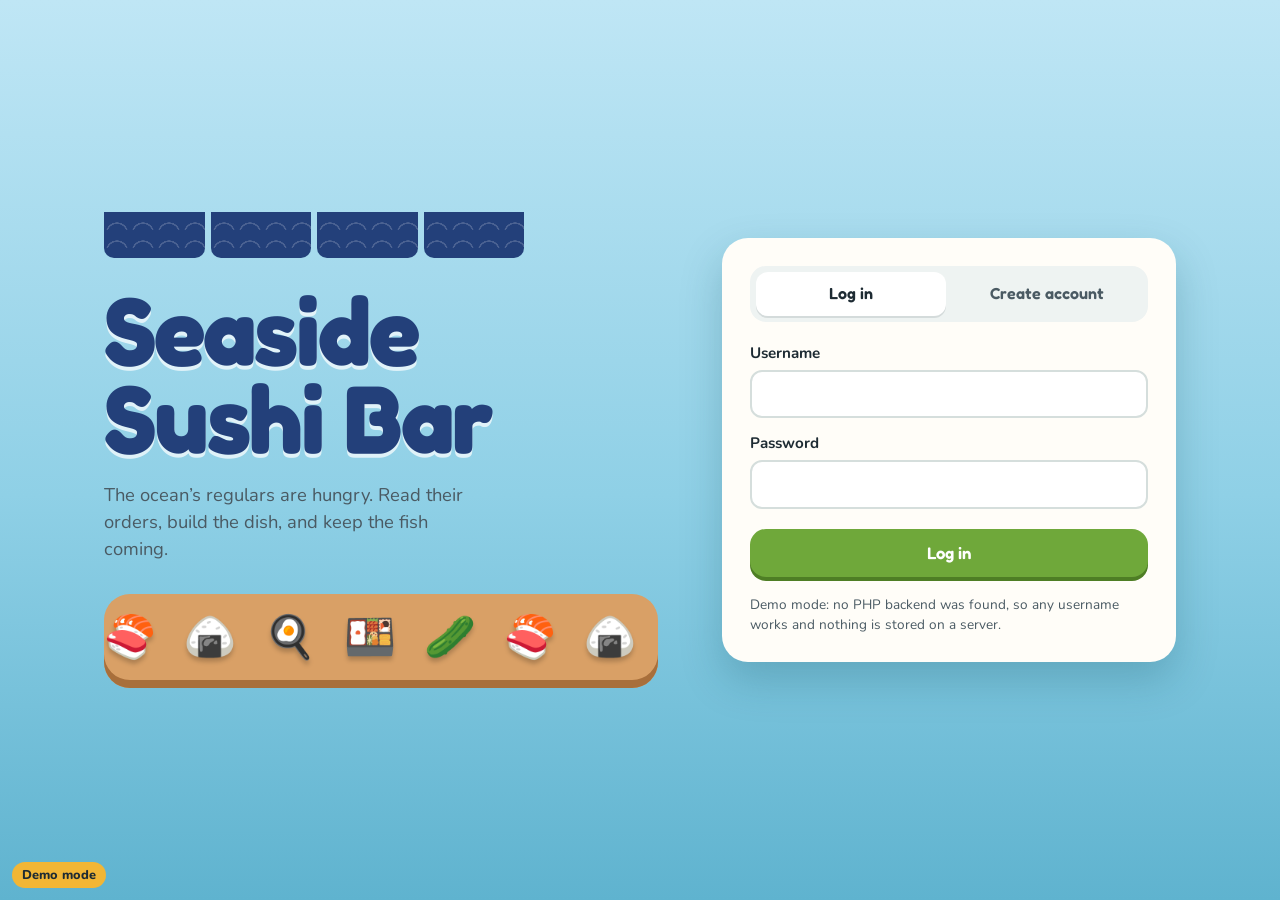
<file: sushi-bar-frontend-test/sushi-bar-ORIGINAL-backup/index.html>
<!DOCTYPE html>
<html lang="en">
<head>
  <meta charset="utf-8">
  <meta name="viewport" content="width=device-width, initial-scale=1">
  <title>Seaside Sushi Bar · Log in</title>
  <link rel="preconnect" href="https://fonts.googleapis.com">
  <link rel="preconnect" href="https://fonts.gstatic.com" crossorigin>
  <link href="https://fonts.googleapis.com/css2?family=Fredoka:wght@500;600;700&family=Nunito:wght@400;600;700;800&display=swap" rel="stylesheet">
  <link rel="stylesheet" href="css/style.css">
</head>
<body class="page-auth">
  <main class="auth">
    <section class="auth-hero">
      <div class="noren noren-hero" aria-hidden="true"><span></span><span></span><span></span><span></span></div>
      <h1 class="brand-title">Seaside<br>Sushi Bar</h1>
      <p class="auth-tagline">The ocean’s regulars are hungry. Read their orders, build the dish, and keep the fish coming.</p>
      <div class="conveyor" aria-hidden="true">
        <div class="conveyor-track">
          <span>🍣</span><span>🍙</span><span>🍳</span><span>🍱</span><span>🥒</span><span>🍣</span><span>🍙</span><span>🍳</span>
          <span>🍣</span><span>🍙</span><span>🍳</span><span>🍱</span><span>🥒</span><span>🍣</span><span>🍙</span><span>🍳</span>
        </div>
      </div>
    </section>

    <section class="auth-card" aria-label="Account">
      <div class="tabs" role="tablist">
        <button role="tab" type="button" data-tab="login" aria-controls="login-form" aria-selected="true">Log in</button>
        <button role="tab" type="button" data-tab="signup" aria-controls="signup-form" aria-selected="false">Create account</button>
      </div>

      <p id="auth-error" class="form-error" role="alert" hidden></p>

      <form id="login-form" class="form" autocomplete="on">
        <label>Username <input name="username" required autocomplete="username" maxlength="30"></label>
        <label>Password <input name="password" type="password" required autocomplete="current-password"></label>
        <button class="btn btn-primary" type="submit">Log in</button>
      </form>

      <form id="signup-form" class="form" hidden autocomplete="on">
        <label>Username <input name="username" required autocomplete="username" maxlength="30" pattern="[A-Za-z0-9_]{3,30}" title="3–30 letters, numbers or underscores"></label>
        <label>Email <span class="hint">Only used to reset your password</span><input name="email" type="email" required autocomplete="email"></label>
        <label>Password <span class="hint">At least 8 characters</span><input name="password" type="password" required minlength="8" autocomplete="new-password"></label>
        <label>Confirm password <input name="confirm" type="password" required autocomplete="new-password"></label>
        <button class="btn btn-primary" type="submit">Create account</button>
      </form>

      <p id="demo-note" class="demo-note" hidden>Demo mode: no PHP backend was found, so any username works and nothing is stored on a server.</p>
    </section>
  </main>
  <div id="demo-badge" class="demo-badge" hidden>Demo mode</div>
  <script type="module" src="js/auth-page.js"></script>
</body>
</html>
</file>
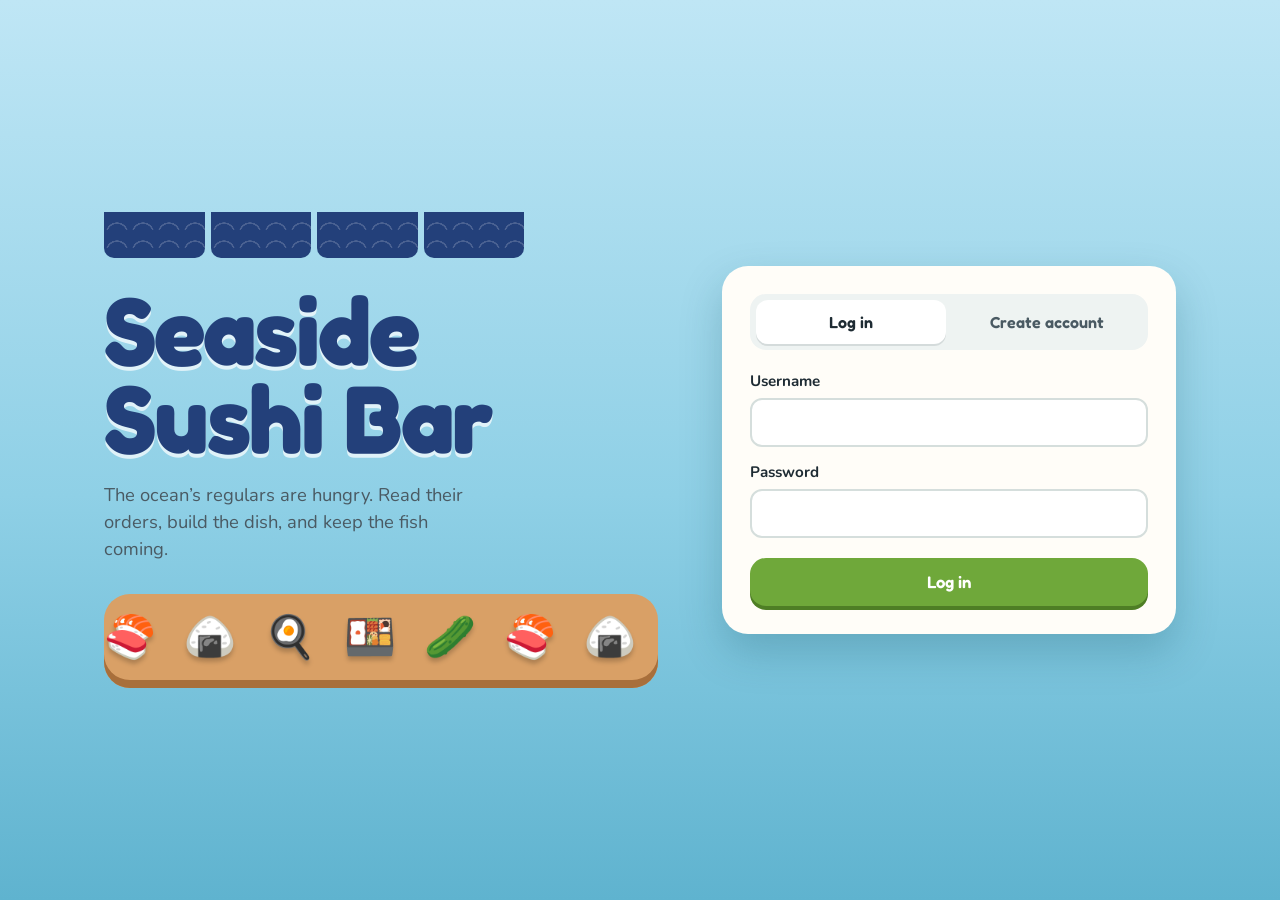
<file: sushi-bar-frontend-test/sushi-bar/index.html>
<!DOCTYPE html>
<html lang="en">
<head>
  <meta charset="utf-8">
  <meta name="viewport" content="width=device-width, initial-scale=1">
  <title>Seaside Sushi Bar · Log in</title>
  <link rel="preconnect" href="https://fonts.googleapis.com">
  <link rel="preconnect" href="https://fonts.gstatic.com" crossorigin>
  <link href="https://fonts.googleapis.com/css2?family=Fredoka:wght@500;600;700&family=Nunito:wght@400;600;700;800&display=swap" rel="stylesheet">
  <link rel="stylesheet" href="css/style.css">
</head>
<body class="page-auth">
  <main class="auth">
    <section class="auth-hero">
      <div class="noren noren-hero" aria-hidden="true"><span></span><span></span><span></span><span></span></div>
      <h1 class="brand-title">Seaside<br>Sushi Bar</h1>
      <p class="auth-tagline">The ocean’s regulars are hungry. Read their orders, build the dish, and keep the fish coming.</p>
      <div class="conveyor" aria-hidden="true">
        <div class="conveyor-track">
          <span>🍣</span><span>🍙</span><span>🍳</span><span>🍱</span><span>🥒</span><span>🍣</span><span>🍙</span><span>🍳</span>
          <span>🍣</span><span>🍙</span><span>🍳</span><span>🍱</span><span>🥒</span><span>🍣</span><span>🍙</span><span>🍳</span>
        </div>
      </div>
    </section>

    <section class="auth-card" aria-label="Account">
      <div class="tabs" role="tablist">
        <button id="show-login" role="tab" type="button" aria-controls="login-form" aria-selected="true">Log in</button>
        <button id="show-signup" role="tab" type="button" aria-controls="signup-form" aria-selected="false">Create account</button>
      </div>

      <p id="auth-error" class="form-error" role="alert" hidden></p>

      <form id="login-form" class="form" autocomplete="on">
        <label>Username <input name="username" required autocomplete="username" maxlength="30"></label>
        <label>Password <input name="password" type="password" required autocomplete="current-password"></label>
        <button class="btn btn-primary" type="submit">Log in</button>
      </form>

      <form id="signup-form" class="form" hidden autocomplete="on">
        <label>Username <span class="hint">3 to 30 characters</span><input name="username" required autocomplete="username" minlength="3" maxlength="30"></label>
        <label>Email <input name="email" type="email" required autocomplete="email"></label>
        <label>Password <span class="hint">At least 8 characters</span><input name="password" type="password" required minlength="8" autocomplete="new-password"></label>
        <label>Confirm password <input name="confirm" type="password" required autocomplete="new-password"></label>
        <button class="btn btn-primary" type="submit">Create account</button>
      </form>
    </section>
  </main>
  <script type="module" src="js/auth-page.js"></script>
</body>
</html>
</file>
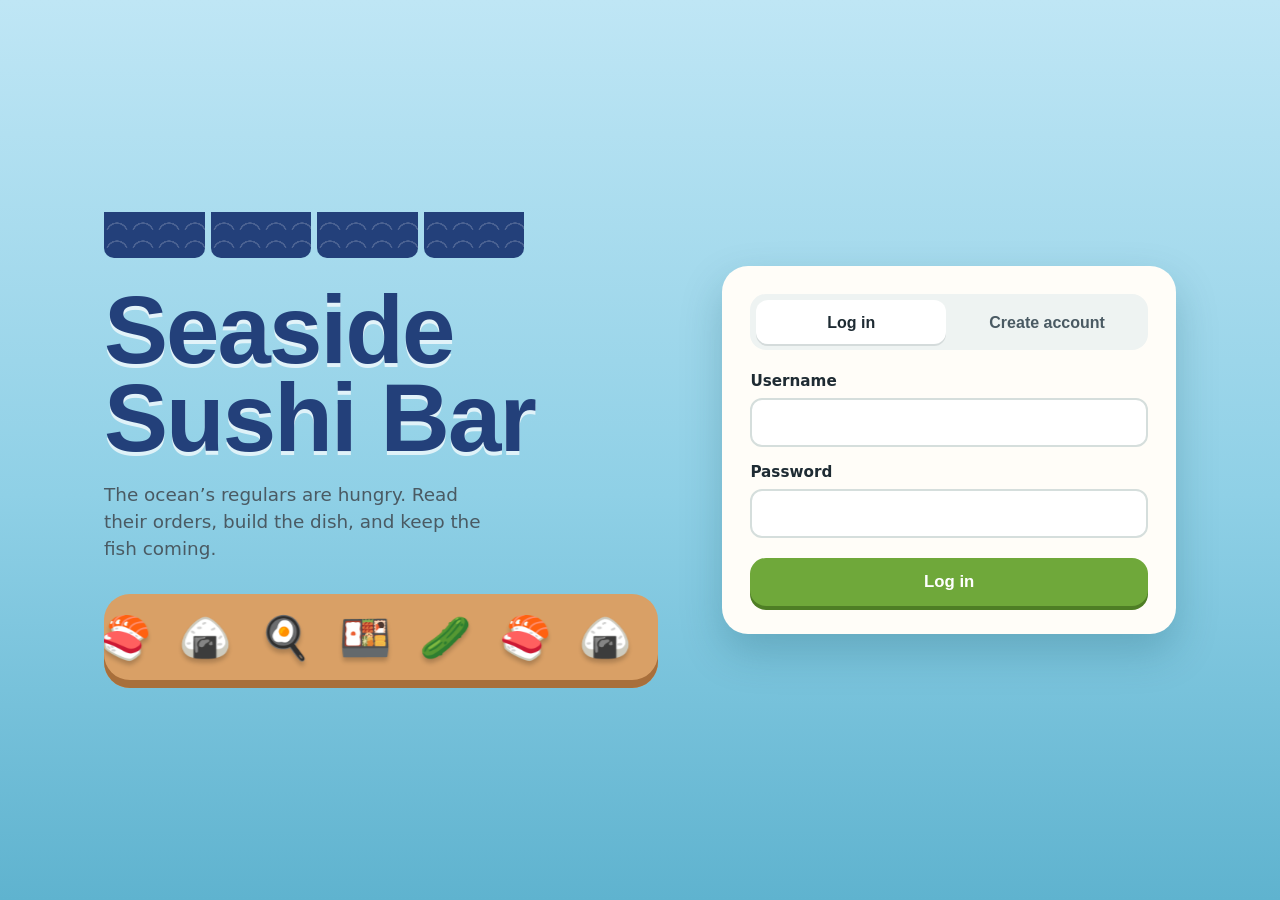
<file: sushi-bar-frontend-test/sushi-bar-ORIGINAL-backup/game.html>
<!DOCTYPE html>
<html lang="en">
<head>
  <meta charset="utf-8">
  <meta name="viewport" content="width=device-width, initial-scale=1">
  <title>Seaside Sushi Bar</title>
  <link rel="preconnect" href="https://fonts.googleapis.com">
  <link rel="preconnect" href="https://fonts.gstatic.com" crossorigin>
  <link href="https://fonts.googleapis.com/css2?family=Fredoka:wght@500;600;700&family=Nunito:wght@400;600;700;800&display=swap" rel="stylesheet">
  <link rel="stylesheet" href="css/style.css">
</head>
<body class="page-game">
  <header class="shop-top">
    <div class="noren" aria-hidden="true"><span></span><span></span><span></span><span></span><span></span><span></span></div>
    <div class="hud">
      <div class="hud-brand">Seaside Sushi Bar</div>

      <div class="hud-day">
        <span id="day-label">Day 1</span>
        <div class="timebar" role="progressbar" aria-label="Time left today"><div id="time-fill"></div></div>
        <span id="time-left" class="time-left">75s</span>
      </div>

      <div class="hud-stats">
        <span id="hearts" class="hearts" aria-label="3 hearts left"></span>
        <span class="chip"><i class="coin" aria-hidden="true"></i><b id="coins">0</b><span class="sr-only">coins</span></span>
        <span id="fish-chip" class="chip"><span aria-hidden="true">🐟</span><b id="fish">0</b><span class="sr-only">fish in stock</span></span>
      </div>

      <div class="hud-actions">
        <button id="pause-btn" class="btn btn-small" type="button">Pause</button>
        <a class="btn btn-small btn-quiet" href="leaderboard.html">Leaderboard</a>
        <span class="hud-user"><span id="username"></span><button id="logout-btn" class="link-btn" type="button">Log out</button></span>
      </div>
    </div>
  </header>

  <main class="restaurant">
    <section class="bar" aria-label="Customers">
      <div id="seats" class="seats"></div>
      <div class="counter-top" aria-hidden="true"></div>
    </section>

    <section class="kitchen" aria-label="Kitchen">
      <div class="board">
        <div class="plate-area">
          <div id="plate" class="plate" aria-live="polite"></div>
          <button id="clear-btn" class="btn btn-small btn-quiet" type="button">Clear plate <span class="key">X</span></button>
        </div>
        <div id="ingredients" class="ingredients"></div>
      </div>

      <aside class="recipe-card" aria-label="Recipes">
        <h2>Today’s menu</h2>
        <ul id="recipe-list" class="recipe-list"></ul>
        <div class="restock">
          <button id="emergency-btn" class="btn btn-sea" type="button">Order more fish</button>
          <span id="emergency-left" class="restock-left">2 left today</span>
        </div>
      </aside>
    </section>
  </main>

  <div id="toast" class="toast" role="status" aria-live="polite"></div>

  <!-- Start screen -->
  <div id="overlay-start" class="overlay" hidden>
    <div class="modal">
      <h2 class="modal-title">Ready to open the bar?</h2>
      <ol class="how-to">
        <li>Each morning, count the fish delivery crate to stock up.</li>
        <li>Read a customer’s order, tap the ingredients, then press Serve.</li>
        <li>Wrong dishes and customers who give up waiting cost a heart.</li>
        <li>Out of fish? Order a delivery. Out of hearts? You get one last crate to win a heart back.</li>
      </ol>
      <p class="keys-help">Keys: <span class="key">1</span>–<span class="key">5</span> ingredients · <span class="key">Q</span> <span class="key">W</span> <span class="key">E</span> serve · <span class="key">X</span> clear · <span class="key">P</span> pause</p>
      <button id="start-btn" class="btn btn-primary btn-big" type="button">Open the sushi bar</button>
    </div>
  </div>

  <!-- Fish API delivery puzzle -->
  <div id="overlay-delivery" class="overlay" hidden>
    <div class="modal modal-delivery" role="dialog" aria-modal="true" aria-labelledby="delivery-title">
      <div class="delivery-head">
        <div>
          <h2 id="delivery-title" class="modal-title" data-title></h2>
          <p data-intro></p>
        </div>
        <span class="delivery-timer" data-timer></span>
      </div>
      <div class="crate">
        <p class="crate-loading" data-loading>Opening the crate…</p>
        <img data-image alt="The crate from the Fish Game API: fish and treasure chests to count" hidden>
      </div>
      <p class="delivery-question" data-question></p>
      <div class="delivery-options" data-options></div>
      <p class="delivery-result" data-result hidden></p>
      <button class="btn btn-primary" type="button" data-continue hidden>Continue</button>
    </div>
  </div>

  <!-- Pause -->
  <div id="overlay-pause" class="overlay" hidden>
    <div class="modal modal-small">
      <h2 class="modal-title">Paused</h2>
      <p>Customers will wait for you.</p>
      <button id="resume-btn" class="btn btn-primary" type="button">Resume</button>
    </div>
  </div>

  <!-- End of day -->
  <div id="overlay-day" class="overlay" hidden>
    <div class="modal">
      <h2 id="day-end-title" class="modal-title">Day 1 is over</h2>
      <dl id="day-end-stats" class="stats"></dl>
      <p id="day-end-save" class="save-status"></p>
      <div class="modal-actions">
        <button id="next-day-btn" class="btn btn-primary" type="button">Start the next day</button>
        <button id="quit-btn" class="btn btn-quiet" type="button">Save and quit</button>
      </div>
    </div>
  </div>

  <!-- Game over -->
  <div id="overlay-over" class="overlay" hidden>
    <div class="modal">
      <h2 class="modal-title">The sushi bar is closed</h2>
      <p class="final-score"><span id="over-score">0</span> coins</p>
      <p id="over-day"></p>
      <dl id="over-stats" class="stats"></dl>
      <p id="over-save" class="save-status"></p>
      <div class="modal-actions">
        <button id="play-again-btn" class="btn btn-primary" type="button">Play again</button>
        <a class="btn btn-quiet" href="leaderboard.html">See the leaderboard</a>
      </div>
    </div>
  </div>

  <div id="demo-badge" class="demo-badge" hidden>Demo mode</div>
  <script type="module" src="js/game-main.js"></script>
</body>
</html>
</file>
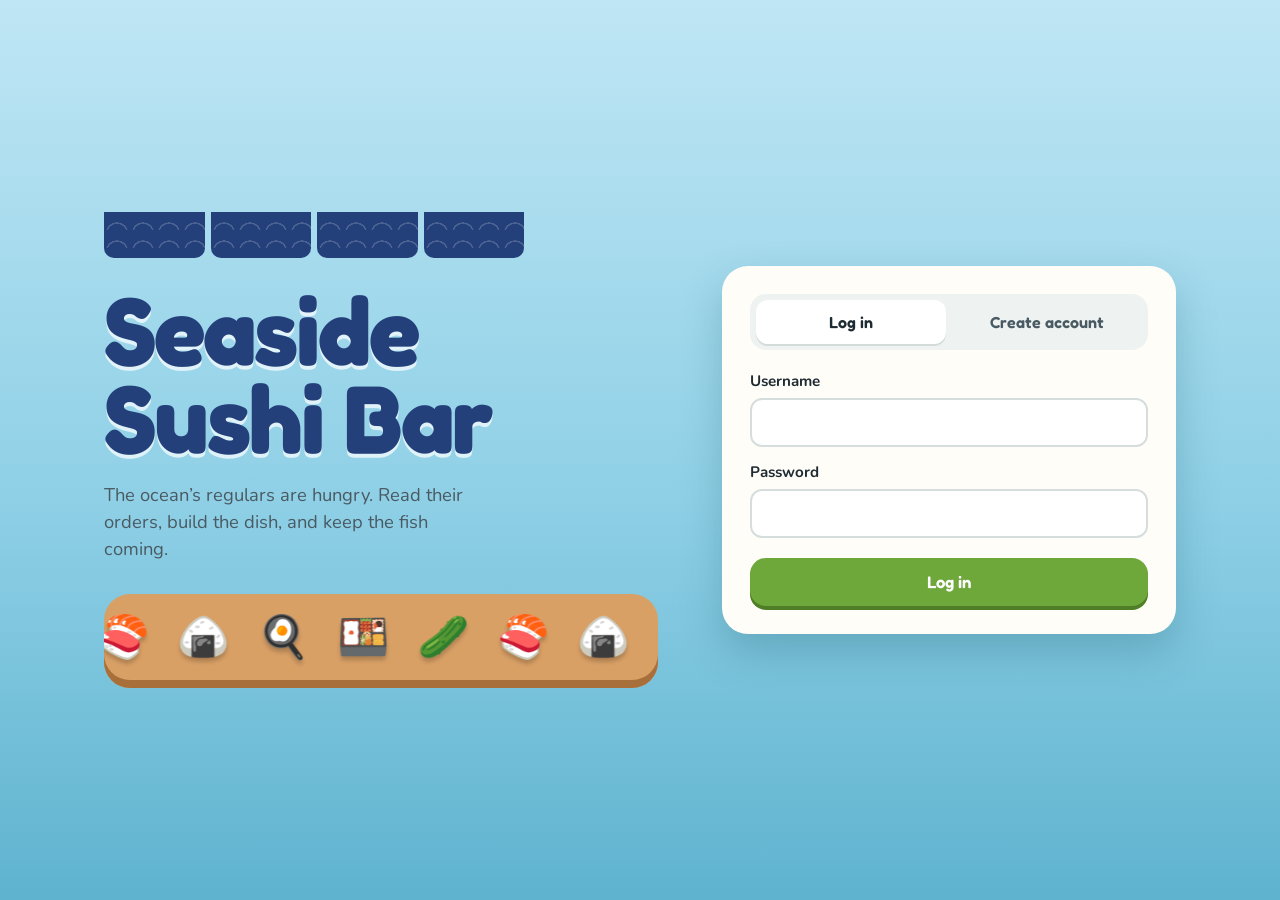
<file: sushi-bar-frontend-test/sushi-bar-ORIGINAL-backup/leaderboard.html>
<!DOCTYPE html>
<html lang="en">
<head>
  <meta charset="utf-8">
  <meta name="viewport" content="width=device-width, initial-scale=1">
  <title>Seaside Sushi Bar · Leaderboard</title>
  <link rel="preconnect" href="https://fonts.googleapis.com">
  <link rel="preconnect" href="https://fonts.gstatic.com" crossorigin>
  <link href="https://fonts.googleapis.com/css2?family=Fredoka:wght@500;600;700&family=Nunito:wght@400;600;700;800&display=swap" rel="stylesheet">
  <link rel="stylesheet" href="css/style.css">
</head>
<body class="page-board">
  <header class="shop-top">
    <div class="noren" aria-hidden="true"><span></span><span></span><span></span><span></span><span></span><span></span></div>
    <div class="hud">
      <div class="hud-brand">Seaside Sushi Bar</div>
      <div class="hud-actions">
        <a class="btn btn-small" href="game.html">Back to the bar</a>
        <button id="logout-btn" class="link-btn" type="button">Log out</button>
      </div>
    </div>
  </header>
  <main class="board-page">
    <h1 class="board-title">Best sushi chefs</h1>
    <p id="board-status" class="board-status">Loading scores…</p>
    <table class="board-table">
      <thead><tr><th scope="col">Rank</th><th scope="col">Chef</th><th scope="col">Coins</th><th scope="col">Best day</th><th scope="col">Games played</th></tr></thead>
      <tbody id="board-body"></tbody>
    </table>
  </main>
  <div id="demo-badge" class="demo-badge" hidden>Demo mode</div>
  <script type="module" src="js/leaderboard-page.js"></script>
</body>
</html>
</file>
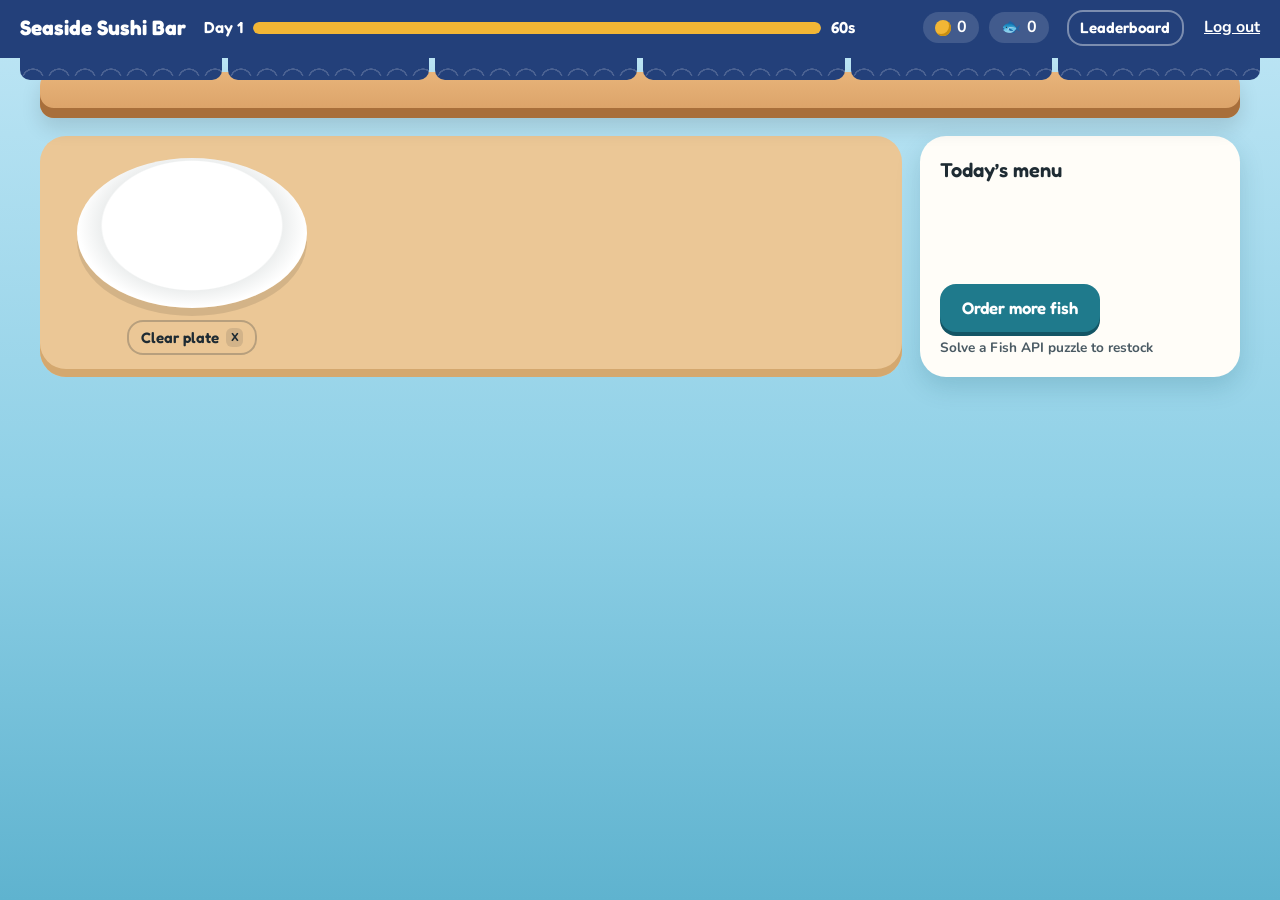
<file: sushi-bar-frontend-test/sushi-bar/game.html>
<!DOCTYPE html>
<html lang="en">
<head>
  <meta charset="utf-8">
  <meta name="viewport" content="width=device-width, initial-scale=1">
  <title>Seaside Sushi Bar</title>
  <link rel="preconnect" href="https://fonts.googleapis.com">
  <link rel="preconnect" href="https://fonts.gstatic.com" crossorigin>
  <link href="https://fonts.googleapis.com/css2?family=Fredoka:wght@500;600;700&family=Nunito:wght@400;600;700;800&display=swap" rel="stylesheet">
  <link rel="stylesheet" href="css/style.css">
</head>
<body class="page-game">
  <header class="shop-top">
    <div class="noren" aria-hidden="true"><span></span><span></span><span></span><span></span><span></span><span></span></div>
    <div class="hud">
      <div class="hud-brand">Seaside Sushi Bar</div>

      <div class="hud-day">
        <span id="day-label">Day 1</span>
        <div class="timebar" role="progressbar" aria-label="Time left today"><div id="time-fill"></div></div>
        <span id="time-left" class="time-left">60s</span>
        <span id="patience-info" class="time-left"></span>
      </div>

      <div class="hud-stats">
        <span id="hearts" class="hearts" aria-label="Hearts"></span>
        <span class="chip"><i class="coin" aria-hidden="true"></i><b id="coins">0</b><span class="sr-only">coins</span></span>
        <span id="fish-chip" class="chip"><span aria-hidden="true">🐟</span><b id="fish">0</b><span class="sr-only">fish in stock</span></span>
      </div>

      <div class="hud-actions">
        <a class="btn btn-small btn-quiet" href="leaderboard.html">Leaderboard</a>
        <span class="hud-user"><span id="username"></span><button id="logout-btn" class="link-btn" type="button">Log out</button></span>
      </div>
    </div>
  </header>

  <main class="restaurant">
    <section class="bar" aria-label="Customers">
      <div id="seats" class="seats"></div>
      <div class="counter-top" aria-hidden="true"></div>
    </section>

    <section class="kitchen" aria-label="Kitchen">
      <div class="board">
        <div class="plate-area">
          <div id="plate" class="plate" aria-live="polite"></div>
          <button id="clear-btn" class="btn btn-small btn-quiet" type="button">Clear plate <span class="key">X</span></button>
        </div>
        <div id="ingredients" class="ingredients"></div>
      </div>

      <aside class="recipe-card" aria-label="Recipes">
        <h2>Today’s menu</h2>
        <ul id="recipe-list" class="recipe-list"></ul>
        <div class="restock">
          <button id="order-fish-btn" class="btn btn-sea" type="button">Order more fish</button>
          <span class="restock-left">Solve a Fish API puzzle to restock</span>
        </div>
      </aside>
    </section>
  </main>

  <div id="toast" class="toast" role="status" aria-live="polite"></div>

  <!-- Start screen -->
  <div id="overlay-start" class="overlay" hidden>
    <div class="modal">
      <h2 class="modal-title">Ready to open the bar?</h2>
      <ol class="how-to">
        <li>A <b>day</b> lasts 60 seconds. Each day starts with 3 hearts and a fish crate to count.</li>
        <li>Read a customer’s order, tap the ingredients, then press Serve.</li>
        <li>Wrong dishes and customers who give up waiting cost a heart. 0 hearts = game over.</li>
        <li>Every new day is harder: customers wait less, come faster, and order bigger dishes.</li>
        <li>Your coins are saved to your account and kept for your next game.</li>
      </ol>
      <p class="keys-help">Keys: <span class="key">1</span>–<span class="key">5</span> ingredients · <span class="key">Q</span> <span class="key">W</span> <span class="key">E</span> serve · <span class="key">X</span> clear</p>
      <button id="start-btn" class="btn btn-primary btn-big" type="button">Open the sushi bar</button>
    </div>
  </div>

  <!-- Fish API delivery puzzle -->
  <div id="puzzle" class="overlay" hidden>
    <div class="modal modal-delivery" role="dialog" aria-modal="true" aria-labelledby="puzzle-title">
      <div class="delivery-head">
        <div>
          <h2 id="puzzle-title" class="modal-title">Fish delivery</h2>
          <p>Count the fish correctly to get the full delivery.</p>
        </div>
        <span id="puzzle-timer" class="delivery-timer"></span>
      </div>
      <div class="crate">
        <p id="puzzle-loading" class="crate-loading">Opening the crate…</p>
        <img id="puzzle-image" alt="The crate from the Fish Game API" hidden>
      </div>
      <p id="puzzle-question" class="delivery-question"></p>
      <div id="puzzle-answers" class="delivery-options"></div>
      <p id="puzzle-result" class="delivery-result" hidden></p>
      <button id="puzzle-continue" class="btn btn-primary" type="button" hidden>Continue</button>
    </div>
  </div>

  <!-- End of day -->
  <div id="overlay-day" class="overlay" hidden>
    <div class="modal">
      <h2 id="day-end-title" class="modal-title">Day 1 is over</h2>
      <p class="final-score"><span id="day-end-coins">0</span> coins</p>
      <p id="day-end-next"></p>
      <p id="day-end-save" class="save-status"></p>
      <div class="modal-actions">
        <button id="next-day-btn" class="btn btn-primary" type="button">Start the next day</button>
        <button id="quit-btn" class="btn btn-quiet" type="button">Stop and see the leaderboard</button>
      </div>
    </div>
  </div>

  <!-- Game over -->
  <div id="overlay-over" class="overlay" hidden>
    <div class="modal">
      <h2 class="modal-title">The sushi bar is closed</h2>
      <p class="final-score">+<span id="over-earned">0</span> coins this game</p>
      <p>Total saved coins: <b id="over-score">0</b></p>
      <p id="over-day"></p>
      <p id="over-save" class="save-status"></p>
      <div class="modal-actions">
        <button id="play-again-btn" class="btn btn-primary" type="button">Play again</button>
        <a class="btn btn-quiet" href="leaderboard.html">See the leaderboard</a>
      </div>
    </div>
  </div>

  <script type="module" src="js/game-main.js"></script>
</body>
</html>
</file>
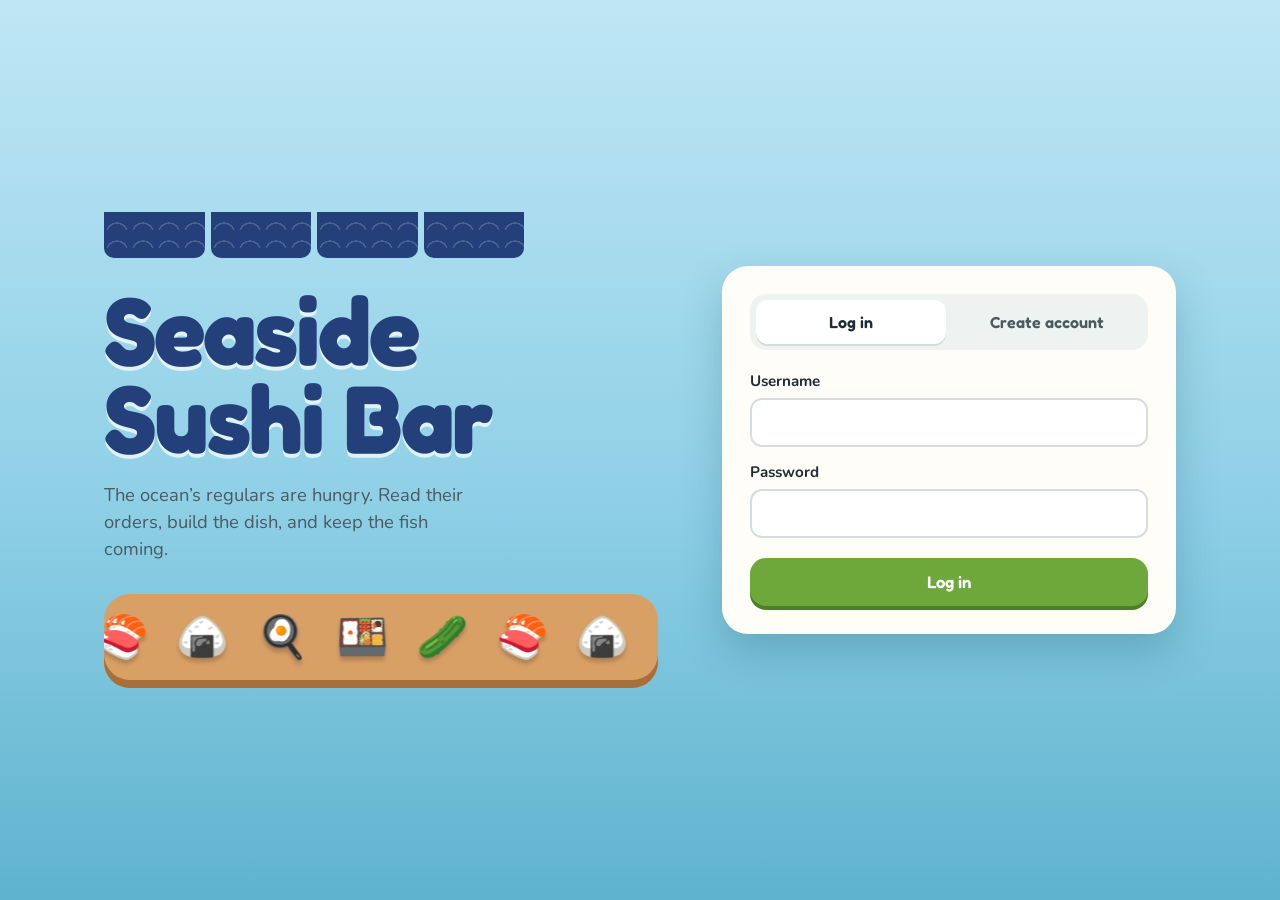
<file: sushi-bar-frontend-test/sushi-bar/leaderboard.html>
<!DOCTYPE html>
<html lang="en">
<head>
  <meta charset="utf-8">
  <meta name="viewport" content="width=device-width, initial-scale=1">
  <title>Seaside Sushi Bar · Leaderboard</title>
  <link rel="preconnect" href="https://fonts.googleapis.com">
  <link rel="preconnect" href="https://fonts.gstatic.com" crossorigin>
  <link href="https://fonts.googleapis.com/css2?family=Fredoka:wght@500;600;700&family=Nunito:wght@400;600;700;800&display=swap" rel="stylesheet">
  <link rel="stylesheet" href="css/style.css">
</head>
<body class="page-board">
  <header class="shop-top">
    <div class="noren" aria-hidden="true"><span></span><span></span><span></span><span></span><span></span><span></span></div>
    <div class="hud">
      <div class="hud-brand">Seaside Sushi Bar</div>
      <div class="hud-actions">
        <a class="btn btn-small" href="game.html">Back to the bar</a>
        <button id="logout-btn" class="link-btn" type="button">Log out</button>
      </div>
    </div>
  </header>
  <main class="board-page">
    <h1 class="board-title">Best sushi chefs</h1>
    <p id="board-status" class="board-status">Loading scores…</p>
    <table class="board-table">
      <thead><tr><th scope="col">Rank</th><th scope="col">Chef</th><th scope="col">Coins</th><th scope="col">Best day</th></tr></thead>
      <tbody id="board-body"></tbody>
    </table>
  </main>
  <script type="module" src="js/leaderboard-page.js"></script>
</body>
</html>
</file>
<file: sushi-bar-frontend-test/sushi-bar-ORIGINAL-backup/css/style.css>
/*
 * style.css · Seaside Sushi Bar
 * Look: a beach-side sushi stall in daylight. Indigo noren curtain at the top,
 * hinoki wood counter, rice-paper cards, chunky "pressable" buttons.
 * Source: generated with Claude (Anthropic), November 2026. Reviewed and adapted by: <your name>
 */

:root {
  --ink: #1E2B33;        /* nori: text */
  --ink-soft: #4A5A63;
  --rice: #FFFDF8;       /* rice white: cards */
  --sky: #BFE6F5;
  --sea: #1F7A8C;
  --sea-deep: #135565;
  --indigo: #23407A;     /* noren curtain */
  --wood: #D9A066;       /* hinoki counter */
  --wood-dark: #A86F3B;
  --board: #EBC796;      /* cutting board */
  --wasabi: #6FA83A;
  --wasabi-dark: #4E7E25;
  --salmon: #FF8C69;
  --tuna: #D64550;
  --gold: #F2B635;

  --display: 'Fredoka', 'Trebuchet MS', 'Segoe UI', sans-serif;
  --body: 'Nunito', 'Segoe UI', system-ui, sans-serif;
  --radius-s: 10px;
  --radius-m: 16px;
  --radius-l: 26px;
}

* { box-sizing: border-box; }
html, body { height: 100%; }
body {
  margin: 0;
  font-family: var(--body);
  color: var(--ink);
  background: linear-gradient(180deg, var(--sky) 0%, #8FD0E6 55%, #5FB3CF 100%);
  line-height: 1.45;
}
button, input { font: inherit; }
img { max-width: 100%; display: block; }
:focus-visible { outline: 3px solid var(--gold); outline-offset: 3px; border-radius: 6px; }
.sr-only { position: absolute; width: 1px; height: 1px; overflow: hidden; clip: rect(0 0 0 0); white-space: nowrap; }
[hidden] { display: none !important; }

/* ---------- Buttons ---------- */
.btn {
  display: inline-flex; align-items: center; justify-content: center; gap: .5em;
  border: 0; border-radius: var(--radius-m);
  padding: .7em 1.3em;
  font-family: var(--display); font-weight: 600; font-size: 1.05rem;
  color: var(--ink); background: var(--rice);
  box-shadow: 0 4px 0 rgba(30, 43, 51, .25);
  cursor: pointer; text-decoration: none;
  transition: transform .08s ease, box-shadow .08s ease, filter .15s;
}
.btn:hover { filter: brightness(1.05); }
.btn:active { transform: translateY(3px); box-shadow: 0 1px 0 rgba(30, 43, 51, .25); }
.btn:disabled { opacity: .45; cursor: not-allowed; transform: none; }
.btn-primary { background: var(--wasabi); color: #fff; box-shadow: 0 4px 0 var(--wasabi-dark); }
.btn-primary:active { box-shadow: 0 1px 0 var(--wasabi-dark); }
.btn-sea { background: var(--sea); color: #fff; box-shadow: 0 4px 0 var(--sea-deep); }
.btn-quiet { background: transparent; box-shadow: inset 0 0 0 2px rgba(30, 43, 51, .25); }
.btn-quiet:active { transform: none; box-shadow: inset 0 0 0 2px rgba(30, 43, 51, .45); }
.btn-small { padding: .45em .9em; font-size: .95rem; }
.btn-big { padding: .85em 1.8em; font-size: 1.25rem; }
.link-btn { background: none; border: 0; padding: 0; color: inherit; text-decoration: underline; cursor: pointer; font-weight: 700; }
.key {
  display: inline-block; min-width: 1.5em; padding: 0 .35em;
  border-radius: 6px; background: rgba(30, 43, 51, .12);
  font-family: var(--body); font-size: .75em; font-weight: 800; text-align: center; line-height: 1.6;
}
.btn-primary .key, .btn-sea .key { background: rgba(255, 255, 255, .25); }

/* ---------- Noren curtain (the one bold element) ---------- */
.noren {
  display: flex; gap: 6px; height: 34px; padding: 0 6px;
}
.noren span {
  flex: 1; border-radius: 0 0 10px 10px;
  background:
    radial-gradient(circle at 50% 120%, transparent 38%, rgba(255,255,255,.18) 39%, rgba(255,255,255,.18) 44%, transparent 45%) 0 0 / 26px 18px,
    var(--indigo);
}

/* ---------- Login page ---------- */
.page-auth { min-height: 100%; }
.auth {
  min-height: 100vh;
  display: grid; grid-template-columns: 1.1fr .9fr; align-items: center;
  gap: clamp(24px, 5vw, 72px);
  padding: clamp(24px, 5vw, 72px);
  max-width: 1200px; margin: 0 auto;
}
.auth > * { min-width: 0; }
.noren-hero { height: 46px; margin: 0 0 28px; max-width: 420px; padding: 0; }
.brand-title {
  margin: 0;
  font-family: var(--display); font-weight: 700;
  font-size: clamp(3rem, 8vw, 6rem); line-height: .92; letter-spacing: -.02em;
  color: var(--indigo);
  text-shadow: 0 4px 0 rgba(255, 255, 255, .7);
}
.auth-tagline { max-width: 34ch; font-size: 1.15rem; color: var(--ink-soft); margin: 20px 0 32px; }
.conveyor {
  overflow: hidden; border-radius: var(--radius-l);
  background: var(--wood); box-shadow: inset 0 -8px 0 var(--wood-dark);
  padding: 14px 0 20px;
}
.conveyor-track { display: flex; gap: 28px; width: max-content; font-size: 2.6rem; animation: conveyor 22s linear infinite; }
.conveyor-track span { filter: drop-shadow(0 4px 2px rgba(0, 0, 0, .2)); }
@keyframes conveyor { to { transform: translateX(-50%); } }

.auth-card {
  background: var(--rice); border-radius: var(--radius-l);
  padding: 28px; box-shadow: 0 18px 40px rgba(19, 85, 101, .25);
}
.tabs { display: grid; grid-template-columns: 1fr 1fr; gap: 6px; padding: 6px; border-radius: var(--radius-m); background: #EEF3F2; margin-bottom: 20px; }
.tabs button {
  border: 0; border-radius: 12px; padding: .65em; background: transparent; cursor: pointer;
  font-family: var(--display); font-weight: 600; font-size: 1rem; color: var(--ink-soft);
}
.tabs button[aria-selected="true"] { background: #fff; color: var(--ink); box-shadow: 0 2px 0 rgba(30, 43, 51, .12); }
.form { display: grid; gap: 14px; }
.form label { display: grid; gap: 6px; font-weight: 700; font-size: .95rem; }
.form .hint { font-weight: 600; font-size: .8rem; color: var(--ink-soft); margin-top: -4px; }
.form input {
  padding: .75em .9em; border-radius: 12px; border: 2px solid #D5DEDC; background: #fff; color: var(--ink);
}
.form input:focus { border-color: var(--sea); outline: none; box-shadow: 0 0 0 3px rgba(31, 122, 140, .2); }
.form .btn { margin-top: 6px; }
.form-error { margin: 0 0 14px; padding: .7em .9em; border-radius: 12px; background: #FCE4E6; color: #8E1C26; font-weight: 700; }
.demo-note { margin: 18px 0 0; font-size: .85rem; color: var(--ink-soft); }
.demo-badge {
  position: fixed; left: 12px; bottom: 12px; z-index: 50;
  padding: .3em .8em; border-radius: 999px; background: var(--gold); color: var(--ink);
  font-weight: 800; font-size: .8rem;
}

/* ---------- Game: top bar ---------- */
.shop-top { position: sticky; top: 0; z-index: 10; display: flex; flex-direction: column; }
.hud {
  display: grid; grid-template-columns: auto 1fr auto auto; align-items: center; gap: 18px;
  padding: 10px 20px 12px; background: var(--indigo); color: #fff;
}
.shop-top .noren { height: 22px; order: 2; padding: 0 20px; }
.shop-top .noren span { background-color: var(--indigo); }
.hud-brand { font-family: var(--display); font-weight: 700; font-size: 1.3rem; white-space: nowrap; }
.hud-day { display: flex; align-items: center; gap: 10px; font-family: var(--display); font-weight: 600; min-width: 0; }
.timebar { flex: 1; height: 12px; border-radius: 999px; background: rgba(255, 255, 255, .2); overflow: hidden; min-width: 80px; }
#time-fill { height: 100%; width: 100%; background: var(--gold); border-radius: inherit; transition: width .2s linear; }
.time-left { font-variant-numeric: tabular-nums; min-width: 3ch; }
.hud-stats { display: flex; align-items: center; gap: 10px; }
.hearts { font-size: 1.5rem; letter-spacing: 2px; color: var(--salmon); }
.heart.is-lost { color: rgba(255, 255, 255, .25); }
.chip {
  display: inline-flex; align-items: center; gap: 6px; padding: .25em .75em;
  border-radius: 999px; background: rgba(255, 255, 255, .14); font-weight: 800; font-variant-numeric: tabular-nums;
}
.chip.is-low { background: var(--tuna); }
.coin { width: 16px; height: 16px; border-radius: 50%; background: var(--gold); box-shadow: inset -2px -2px 0 #C98E10; display: inline-block; }
.hud-actions { display: flex; align-items: center; gap: 10px; }
.hud .btn-quiet { color: #fff; box-shadow: inset 0 0 0 2px rgba(255, 255, 255, .4); }
.hud-user { display: flex; gap: 10px; align-items: center; font-weight: 700; white-space: nowrap; }

/* ---------- Game: customers at the counter ---------- */
.restaurant { max-width: 1240px; margin: 0 auto; padding: 18px 20px 28px; }
.bar { position: relative; }
.seats { display: grid; grid-template-columns: repeat(3, 1fr); gap: 18px; position: relative; z-index: 1; }
.seat { position: relative; min-height: 270px; display: flex; flex-direction: column; justify-content: flex-end; align-items: center; }
.seat-empty {
  display: none; margin-bottom: 24px; padding: .4em 1em; border-radius: 999px;
  background: rgba(255, 255, 255, .45); color: var(--ink-soft); font-weight: 700;
}
.seat.is-empty .seat-empty { display: block; }
.seat-customer { display: flex; flex-direction: column; align-items: center; gap: 6px; width: 100%; transition: opacity .3s, transform .3s; }
.seat.is-empty .seat-customer { display: none; }
.seat.is-arriving .seat-customer { animation: arrive .4s ease-out; }
.seat.is-leaving .seat-customer { opacity: 0; transform: translateY(14px); }
@keyframes arrive { from { opacity: 0; transform: translateY(18px); } }

.bubble {
  position: relative; display: grid; grid-template-columns: auto 1fr; column-gap: 10px; align-items: center;
  background: #fff; border-radius: var(--radius-m); padding: 10px 14px; min-width: 190px;
  box-shadow: 0 6px 16px rgba(19, 85, 101, .18);
}
.bubble::after { content: ''; position: absolute; left: 50%; bottom: -9px; margin-left: -9px; border: 9px solid transparent; border-bottom: 0; border-top-color: #fff; }
.bubble-dish { grid-row: span 2; font-size: 2.2rem; }
.bubble-name { font-family: var(--display); font-weight: 600; font-size: 1.05rem; }
.bubble-items { font-size: 1.05rem; letter-spacing: 3px; }
.creature { font-size: 4.2rem; line-height: 1; margin-top: 6px; filter: drop-shadow(0 6px 4px rgba(0, 0, 0, .15)); }
.seat.is-impatient .creature { animation: fidget .5s ease-in-out infinite alternate; }
@keyframes fidget { to { transform: rotate(-6deg) translateY(-2px); } }
.creature-name { font-weight: 800; font-size: .9rem; color: var(--sea-deep); }
.patience { width: 70%; height: 10px; border-radius: 999px; background: rgba(255, 255, 255, .6); overflow: hidden; }
.patience-fill { height: 100%; width: 100%; background: var(--wasabi); border-radius: inherit; transition: width .2s linear, background .3s; }
.seat.is-impatient .patience-fill { background: var(--tuna); }
.btn-serve { margin: 8px 0 18px; background: var(--salmon); color: #fff; box-shadow: 0 4px 0 #D9643F; }
.btn-serve .key { background: rgba(255, 255, 255, .3); }

.seat-reaction {
  position: absolute; top: 30%; left: 50%; transform: translateX(-50%);
  font-family: var(--display); font-weight: 700; font-size: 2rem; opacity: 0; pointer-events: none;
}
.seat-reaction.is-happy { color: var(--wasabi-dark); }
.seat-reaction.is-angry { color: var(--tuna); }
.seat-reaction.is-showing { animation: pop 1s ease-out; }
@keyframes pop { 0% { opacity: 0; transform: translate(-50%, 10px) scale(.6); } 20% { opacity: 1; transform: translate(-50%, 0) scale(1.15); } 100% { opacity: 0; transform: translate(-50%, -40px) scale(1); } }

.counter-top {
  height: 46px; margin-top: -26px; border-radius: 14px;
  background: linear-gradient(180deg, #E8B47A, var(--wood)); box-shadow: inset 0 -10px 0 var(--wood-dark), 0 10px 20px rgba(0, 0, 0, .12);
}

/* ---------- Game: kitchen ---------- */
.kitchen { display: grid; grid-template-columns: 1fr 320px; gap: 18px; margin-top: 18px; }
.board {
  display: grid; grid-template-columns: 260px 1fr; gap: 18px; align-items: center;
  background: var(--board); border-radius: var(--radius-l); padding: 22px;
  box-shadow: inset 0 -8px 0 #D4A86F;
}
.plate-area { display: grid; gap: 12px; justify-items: center; }
.plate {
  width: 230px; height: 150px; border-radius: 50%;
  background: radial-gradient(ellipse at 50% 45%, #fff 55%, #EDEFEF 56%, #fff 70%);
  box-shadow: 0 8px 0 rgba(0, 0, 0, .1);
  display: flex; flex-wrap: wrap; align-items: center; justify-content: center; align-content: center; gap: 4px; padding: 20px;
}
.plate-item { font-size: 2.1rem; animation: drop .2s ease-out; }
@keyframes drop { from { transform: translateY(-14px); opacity: 0; } }
.plate-empty { font-size: .85rem; font-weight: 700; color: var(--ink-soft); text-align: center; max-width: 14ch; }
.ingredients { display: grid; grid-template-columns: repeat(auto-fit, minmax(96px, 1fr)); gap: 12px; }
.ingredient {
  position: relative; display: grid; justify-items: center; gap: 2px;
  padding: 14px 8px 12px; border: 0; border-radius: var(--radius-m);
  background: var(--rice); box-shadow: 0 5px 0 #C9A574; cursor: pointer;
  transition: transform .08s, box-shadow .08s;
}
.ingredient:active, .ingredient.is-pressed { transform: translateY(4px); box-shadow: 0 1px 0 #C9A574; }
.ingredient-emoji { font-size: 2.3rem; line-height: 1.1; }
.ingredient-label { font-family: var(--display); font-weight: 600; }
.ingredient-key { font-size: .68rem; font-weight: 700; color: var(--ink-soft); opacity: .75; }
.ingredient-stock { margin-top: 4px; padding: 1px 8px; border-radius: 999px; font-size: .72rem; font-weight: 800; background: #E3F1F4; color: var(--sea-deep); }
.ingredient-stock.is-unlimited { background: transparent; color: var(--ink-soft); font-weight: 700; opacity: .7; }
.ingredient-stock.is-low { background: var(--tuna); color: #fff; }
.ingredient.is-out { opacity: .55; }

.recipe-card { background: var(--rice); border-radius: var(--radius-l); padding: 20px; box-shadow: 0 10px 24px rgba(19, 85, 101, .18); display: flex; flex-direction: column; }
.recipe-card h2 { margin: 0 0 10px; font-family: var(--display); font-weight: 600; font-size: 1.25rem; }
.recipe-list { list-style: none; margin: 0; padding: 0; display: grid; gap: 8px; }
.recipe-list li { display: grid; grid-template-columns: 34px 1fr auto; grid-template-rows: auto auto; column-gap: 10px; align-items: center; padding: 8px 10px; border-radius: 12px; background: #F4F8F7; }
.recipe-dish { grid-row: span 2; font-size: 1.7rem; }
.recipe-name { font-weight: 800; font-size: .95rem; }
.recipe-items { grid-column: 2; font-size: .95rem; letter-spacing: 2px; }
.recipe-price { grid-row: 1 / span 2; grid-column: 3; display: inline-flex; align-items: center; gap: 4px; font-weight: 800; }
.recipe-price::before { content: ''; width: 12px; height: 12px; border-radius: 50%; background: var(--gold); }
.restock { margin-top: auto; padding-top: 16px; display: grid; gap: 6px; justify-items: start; }
.restock-left { font-size: .85rem; font-weight: 700; color: var(--ink-soft); }

/* ---------- Toast ---------- */
.toast {
  position: fixed; left: 50%; bottom: 24px; z-index: 40; transform: translate(-50%, 20px);
  padding: .7em 1.2em; border-radius: 999px; background: var(--ink); color: #fff; font-weight: 700;
  opacity: 0; pointer-events: none; transition: opacity .2s, transform .2s; max-width: calc(100% - 32px); text-align: center;
}
.toast.is-showing { opacity: 1; transform: translate(-50%, 0); }
body.shake .restaurant { animation: shake .35s; }
@keyframes shake { 25% { transform: translateX(-6px); } 50% { transform: translateX(6px); } 75% { transform: translateX(-3px); } }

/* ---------- Overlays and modals ---------- */
.overlay {
  position: fixed; inset: 0; z-index: 30; display: grid; place-items: center; padding: 20px;
  background: rgba(19, 40, 60, .55); backdrop-filter: blur(3px);
}
.modal {
  width: min(560px, 100%); max-height: calc(100vh - 40px); overflow: auto;
  background: var(--rice); border-radius: var(--radius-l); padding: 28px;
  box-shadow: 0 24px 50px rgba(0, 0, 0, .3);
}
.modal-small { width: min(360px, 100%); text-align: center; }
.modal-title { margin: 0 0 8px; font-family: var(--display); font-weight: 700; font-size: 1.7rem; color: var(--indigo); }
.how-to { margin: 14px 0; padding-left: 1.3em; display: grid; gap: 8px; }
.keys-help { font-size: .9rem; color: var(--ink-soft); margin: 16px 0 22px; }
.modal-actions { display: flex; flex-wrap: wrap; gap: 10px; margin-top: 18px; }

.modal-delivery { width: min(640px, 100%); }
.modal-delivery[data-reason] { border-top: 0; }
#overlay-delivery[data-reason="rescue"] .modal-title { color: var(--tuna); }
.delivery-head { display: flex; justify-content: space-between; align-items: flex-start; gap: 16px; }
.delivery-head p { margin: 0; color: var(--ink-soft); }
.delivery-timer { font-family: var(--display); font-weight: 700; font-size: 1.6rem; color: var(--sea); font-variant-numeric: tabular-nums; }
.crate {
  margin: 16px 0; border-radius: var(--radius-m); overflow: hidden; aspect-ratio: 16 / 9;
  background: #0F4C75; display: grid; place-items: center; border: 6px solid var(--wood); box-shadow: inset 0 0 0 2px var(--wood-dark);
}
.crate img { width: 100%; height: 100%; object-fit: cover; }
.crate-loading { color: #fff; font-weight: 700; padding: 0 20px; text-align: center; }
.delivery-question { font-family: var(--display); font-weight: 600; font-size: 1.3rem; margin: 0 0 12px; text-align: center; }
.delivery-options { display: grid; grid-template-columns: 1fr 1fr; gap: 12px; }
.btn-answer { font-size: 1.6rem; padding: .6em; background: #fff; box-shadow: 0 5px 0 #C9D6D4, inset 0 0 0 2px #C9D6D4; }
.btn-answer .key { font-size: .55em; }
.delivery-result { margin: 14px 0; padding: .8em 1em; border-radius: 12px; font-weight: 600; }
.delivery-result.is-right { background: #E5F3D8; color: #2F5A12; }
.delivery-result.is-wrong { background: #FCE4E6; color: #8E1C26; }
.delivery-result.is-offline { background: #FFF3D6; color: #6B4A00; }
.delivery-outcome { display: block; margin-top: 4px; font-weight: 800; }

.stats { display: grid; grid-template-columns: repeat(auto-fit, minmax(120px, 1fr)); gap: 10px; margin: 16px 0 0; }
.stats div { background: #F4F8F7; border-radius: 12px; padding: 10px 12px; }
.stats dt { font-size: .8rem; font-weight: 700; color: var(--ink-soft); }
.stats dd { margin: 0; font-family: var(--display); font-weight: 700; font-size: 1.5rem; }
.final-score { margin: 6px 0 0; font-family: var(--display); font-weight: 700; font-size: 1.4rem; }
.final-score span { font-size: 3.2rem; color: var(--gold); text-shadow: 0 3px 0 #C98E10; }
.save-status { font-size: .9rem; font-weight: 700; color: var(--sea-deep); min-height: 1.4em; margin: 12px 0 0; }

/* ---------- Leaderboard ---------- */
.board-page { max-width: 760px; margin: 0 auto; padding: 32px 20px 48px; }
.board-title { font-family: var(--display); font-weight: 700; font-size: clamp(2.2rem, 6vw, 3.4rem); color: var(--indigo); margin: 0 0 18px; }
.board-status { font-weight: 700; }
.board-table { width: 100%; border-collapse: separate; border-spacing: 0 8px; }
.board-table th { text-align: left; font-size: .85rem; color: var(--ink-soft); padding: 0 14px; }
.board-table td { background: var(--rice); padding: 12px 14px; font-weight: 700; }
.board-table td:first-child { border-radius: 12px 0 0 12px; font-family: var(--display); }
.board-table td:last-child { border-radius: 0 12px 12px 0; }
.board-table tr.is-me td { background: #E5F3D8; }
.board-table td:nth-child(n+3) { font-variant-numeric: tabular-nums; }

/* ---------- Smaller screens ---------- */
@media (max-width: 1000px) {
  .hud { grid-template-columns: 1fr auto; }
  .hud-day { grid-column: 1 / -1; order: 3; }
  .kitchen { grid-template-columns: 1fr; }
}
@media (max-width: 760px) {
  .auth { grid-template-columns: 1fr; }
  .board { grid-template-columns: 1fr; }
  .seats { gap: 8px; }
  .bubble { min-width: 0; width: 100%; grid-template-columns: 1fr; text-align: center; }
  .bubble-dish { grid-row: auto; }
  .creature { font-size: 3rem; }
  .hud-actions .btn-quiet, .hud-brand { display: none; }
}
@media (prefers-reduced-motion: reduce) {
  *, *::before, *::after { animation-duration: .01ms !important; animation-iteration-count: 1 !important; transition-duration: .01ms !important; }
}
</file>
<file: sushi-bar-frontend-test/sushi-bar/css/style.css>
/*
 * style.css · Seaside Sushi Bar
 * Look: a beach-side sushi stall in daylight. Indigo noren curtain at the top,
 * hinoki wood counter, rice-paper cards, chunky "pressable" buttons.
 * Source: generated with Claude (Anthropic), November 2026. Reviewed and adapted by: <your name>
 */

:root {
  --ink: #1E2B33;        /* nori: text */
  --ink-soft: #4A5A63;
  --rice: #FFFDF8;       /* rice white: cards */
  --sky: #BFE6F5;
  --sea: #1F7A8C;
  --sea-deep: #135565;
  --indigo: #23407A;     /* noren curtain */
  --wood: #D9A066;       /* hinoki counter */
  --wood-dark: #A86F3B;
  --board: #EBC796;      /* cutting board */
  --wasabi: #6FA83A;
  --wasabi-dark: #4E7E25;
  --salmon: #FF8C69;
  --tuna: #D64550;
  --gold: #F2B635;

  --display: 'Fredoka', 'Trebuchet MS', 'Segoe UI', sans-serif;
  --body: 'Nunito', 'Segoe UI', system-ui, sans-serif;
  --radius-s: 10px;
  --radius-m: 16px;
  --radius-l: 26px;
}

* { box-sizing: border-box; }
html, body { height: 100%; }
body {
  margin: 0;
  font-family: var(--body);
  color: var(--ink);
  background: linear-gradient(180deg, var(--sky) 0%, #8FD0E6 55%, #5FB3CF 100%);
  line-height: 1.45;
}
button, input { font: inherit; }
img { max-width: 100%; display: block; }
:focus-visible { outline: 3px solid var(--gold); outline-offset: 3px; border-radius: 6px; }
.sr-only { position: absolute; width: 1px; height: 1px; overflow: hidden; clip: rect(0 0 0 0); white-space: nowrap; }
[hidden] { display: none !important; }

/* ---------- Buttons ---------- */
.btn {
  display: inline-flex; align-items: center; justify-content: center; gap: .5em;
  border: 0; border-radius: var(--radius-m);
  padding: .7em 1.3em;
  font-family: var(--display); font-weight: 600; font-size: 1.05rem;
  color: var(--ink); background: var(--rice);
  box-shadow: 0 4px 0 rgba(30, 43, 51, .25);
  cursor: pointer; text-decoration: none;
  transition: transform .08s ease, box-shadow .08s ease, filter .15s;
}
.btn:hover { filter: brightness(1.05); }
.btn:active { transform: translateY(3px); box-shadow: 0 1px 0 rgba(30, 43, 51, .25); }
.btn:disabled { opacity: .45; cursor: not-allowed; transform: none; }
.btn-primary { background: var(--wasabi); color: #fff; box-shadow: 0 4px 0 var(--wasabi-dark); }
.btn-primary:active { box-shadow: 0 1px 0 var(--wasabi-dark); }
.btn-sea { background: var(--sea); color: #fff; box-shadow: 0 4px 0 var(--sea-deep); }
.btn-quiet { background: transparent; box-shadow: inset 0 0 0 2px rgba(30, 43, 51, .25); }
.btn-quiet:active { transform: none; box-shadow: inset 0 0 0 2px rgba(30, 43, 51, .45); }
.btn-small { padding: .45em .9em; font-size: .95rem; }
.btn-big { padding: .85em 1.8em; font-size: 1.25rem; }
.link-btn { background: none; border: 0; padding: 0; color: inherit; text-decoration: underline; cursor: pointer; font-weight: 700; }
.key {
  display: inline-block; min-width: 1.5em; padding: 0 .35em;
  border-radius: 6px; background: rgba(30, 43, 51, .12);
  font-family: var(--body); font-size: .75em; font-weight: 800; text-align: center; line-height: 1.6;
}
.btn-primary .key, .btn-sea .key { background: rgba(255, 255, 255, .25); }

/* ---------- Noren curtain (the one bold element) ---------- */
.noren {
  display: flex; gap: 6px; height: 34px; padding: 0 6px;
}
.noren span {
  flex: 1; border-radius: 0 0 10px 10px;
  background:
    radial-gradient(circle at 50% 120%, transparent 38%, rgba(255,255,255,.18) 39%, rgba(255,255,255,.18) 44%, transparent 45%) 0 0 / 26px 18px,
    var(--indigo);
}

/* ---------- Login page ---------- */
.page-auth { min-height: 100%; }
.auth {
  min-height: 100vh;
  display: grid; grid-template-columns: 1.1fr .9fr; align-items: center;
  gap: clamp(24px, 5vw, 72px);
  padding: clamp(24px, 5vw, 72px);
  max-width: 1200px; margin: 0 auto;
}
.auth > * { min-width: 0; }
.noren-hero { height: 46px; margin: 0 0 28px; max-width: 420px; padding: 0; }
.brand-title {
  margin: 0;
  font-family: var(--display); font-weight: 700;
  font-size: clamp(3rem, 8vw, 6rem); line-height: .92; letter-spacing: -.02em;
  color: var(--indigo);
  text-shadow: 0 4px 0 rgba(255, 255, 255, .7);
}
.auth-tagline { max-width: 34ch; font-size: 1.15rem; color: var(--ink-soft); margin: 20px 0 32px; }
.conveyor {
  overflow: hidden; border-radius: var(--radius-l);
  background: var(--wood); box-shadow: inset 0 -8px 0 var(--wood-dark);
  padding: 14px 0 20px;
}
.conveyor-track { display: flex; gap: 28px; width: max-content; font-size: 2.6rem; animation: conveyor 22s linear infinite; }
.conveyor-track span { filter: drop-shadow(0 4px 2px rgba(0, 0, 0, .2)); }
@keyframes conveyor { to { transform: translateX(-50%); } }

.auth-card {
  background: var(--rice); border-radius: var(--radius-l);
  padding: 28px; box-shadow: 0 18px 40px rgba(19, 85, 101, .25);
}
.tabs { display: grid; grid-template-columns: 1fr 1fr; gap: 6px; padding: 6px; border-radius: var(--radius-m); background: #EEF3F2; margin-bottom: 20px; }
.tabs button {
  border: 0; border-radius: 12px; padding: .65em; background: transparent; cursor: pointer;
  font-family: var(--display); font-weight: 600; font-size: 1rem; color: var(--ink-soft);
}
.tabs button[aria-selected="true"] { background: #fff; color: var(--ink); box-shadow: 0 2px 0 rgba(30, 43, 51, .12); }
.form { display: grid; gap: 14px; }
.form label { display: grid; gap: 6px; font-weight: 700; font-size: .95rem; }
.form .hint { font-weight: 600; font-size: .8rem; color: var(--ink-soft); margin-top: -4px; }
.form input {
  padding: .75em .9em; border-radius: 12px; border: 2px solid #D5DEDC; background: #fff; color: var(--ink);
}
.form input:focus { border-color: var(--sea); outline: none; box-shadow: 0 0 0 3px rgba(31, 122, 140, .2); }
.form .btn { margin-top: 6px; }
.form-error { margin: 0 0 14px; padding: .7em .9em; border-radius: 12px; background: #FCE4E6; color: #8E1C26; font-weight: 700; }
.demo-note { margin: 18px 0 0; font-size: .85rem; color: var(--ink-soft); }
.demo-badge {
  position: fixed; left: 12px; bottom: 12px; z-index: 50;
  padding: .3em .8em; border-radius: 999px; background: var(--gold); color: var(--ink);
  font-weight: 800; font-size: .8rem;
}

/* ---------- Game: top bar ---------- */
.shop-top { position: sticky; top: 0; z-index: 10; display: flex; flex-direction: column; }
.hud {
  display: grid; grid-template-columns: auto 1fr auto auto; align-items: center; gap: 18px;
  padding: 10px 20px 12px; background: var(--indigo); color: #fff;
}
.shop-top .noren { height: 22px; order: 2; padding: 0 20px; }
.shop-top .noren span { background-color: var(--indigo); }
.hud-brand { font-family: var(--display); font-weight: 700; font-size: 1.3rem; white-space: nowrap; }
.hud-day { display: flex; align-items: center; gap: 10px; font-family: var(--display); font-weight: 600; min-width: 0; }
.timebar { flex: 1; height: 12px; border-radius: 999px; background: rgba(255, 255, 255, .2); overflow: hidden; min-width: 80px; }
#time-fill { height: 100%; width: 100%; background: var(--gold); border-radius: inherit; transition: width .2s linear; }
.time-left { font-variant-numeric: tabular-nums; min-width: 3ch; }
.hud-stats { display: flex; align-items: center; gap: 10px; }
.hearts { font-size: 1.5rem; letter-spacing: 2px; color: var(--salmon); }
.heart.is-lost { color: rgba(255, 255, 255, .25); }
.chip {
  display: inline-flex; align-items: center; gap: 6px; padding: .25em .75em;
  border-radius: 999px; background: rgba(255, 255, 255, .14); font-weight: 800; font-variant-numeric: tabular-nums;
}
.chip.is-low { background: var(--tuna); }
.coin { width: 16px; height: 16px; border-radius: 50%; background: var(--gold); box-shadow: inset -2px -2px 0 #C98E10; display: inline-block; }
.hud-actions { display: flex; align-items: center; gap: 10px; }
.hud .btn-quiet { color: #fff; box-shadow: inset 0 0 0 2px rgba(255, 255, 255, .4); }
.hud-user { display: flex; gap: 10px; align-items: center; font-weight: 700; white-space: nowrap; }

/* ---------- Game: customers at the counter ---------- */
.restaurant { max-width: 1240px; margin: 0 auto; padding: 18px 20px 28px; }
.bar { position: relative; }
.seats { display: grid; grid-template-columns: repeat(3, 1fr); gap: 18px; position: relative; z-index: 1; }
.seat { position: relative; min-height: 270px; display: flex; flex-direction: column; justify-content: flex-end; align-items: center; }
.seat-empty {
  display: none; margin-bottom: 24px; padding: .4em 1em; border-radius: 999px;
  background: rgba(255, 255, 255, .45); color: var(--ink-soft); font-weight: 700;
}
.seat.is-empty .seat-empty { display: block; }
.seat-customer { display: flex; flex-direction: column; align-items: center; gap: 6px; width: 100%; transition: opacity .3s, transform .3s; }
.seat.is-empty .seat-customer { display: none; }
.seat.is-arriving .seat-customer { animation: arrive .4s ease-out; }
.seat.is-leaving .seat-customer { opacity: 0; transform: translateY(14px); }
@keyframes arrive { from { opacity: 0; transform: translateY(18px); } }

.bubble {
  position: relative; display: grid; grid-template-columns: auto 1fr; column-gap: 10px; align-items: center;
  background: #fff; border-radius: var(--radius-m); padding: 10px 14px; min-width: 190px;
  box-shadow: 0 6px 16px rgba(19, 85, 101, .18);
}
.bubble::after { content: ''; position: absolute; left: 50%; bottom: -9px; margin-left: -9px; border: 9px solid transparent; border-bottom: 0; border-top-color: #fff; }
.bubble-dish { grid-row: span 2; font-size: 2.2rem; }
.bubble-name { font-family: var(--display); font-weight: 600; font-size: 1.05rem; }
.bubble-items { font-size: 1.05rem; letter-spacing: 3px; }
.creature { font-size: 4.2rem; line-height: 1; margin-top: 6px; filter: drop-shadow(0 6px 4px rgba(0, 0, 0, .15)); }
.seat.is-impatient .creature { animation: fidget .5s ease-in-out infinite alternate; }
@keyframes fidget { to { transform: rotate(-6deg) translateY(-2px); } }
.creature-name { font-weight: 800; font-size: .9rem; color: var(--sea-deep); }
.patience { width: 70%; height: 10px; border-radius: 999px; background: rgba(255, 255, 255, .6); overflow: hidden; }
.patience-fill { height: 100%; width: 100%; background: var(--wasabi); border-radius: inherit; transition: width .2s linear, background .3s; }
.seat.is-impatient .patience-fill { background: var(--tuna); }
.btn-serve { margin: 8px 0 18px; background: var(--salmon); color: #fff; box-shadow: 0 4px 0 #D9643F; }
.btn-serve .key { background: rgba(255, 255, 255, .3); }

.seat-reaction {
  position: absolute; top: 30%; left: 50%; transform: translateX(-50%);
  font-family: var(--display); font-weight: 700; font-size: 2rem; opacity: 0; pointer-events: none;
}
.seat-reaction.is-happy { color: var(--wasabi-dark); }
.seat-reaction.is-angry { color: var(--tuna); }
.seat-reaction.is-showing { animation: pop 1s ease-out; }
@keyframes pop { 0% { opacity: 0; transform: translate(-50%, 10px) scale(.6); } 20% { opacity: 1; transform: translate(-50%, 0) scale(1.15); } 100% { opacity: 0; transform: translate(-50%, -40px) scale(1); } }

.counter-top {
  height: 46px; margin-top: -26px; border-radius: 14px;
  background: linear-gradient(180deg, #E8B47A, var(--wood)); box-shadow: inset 0 -10px 0 var(--wood-dark), 0 10px 20px rgba(0, 0, 0, .12);
}

/* ---------- Game: kitchen ---------- */
.kitchen { display: grid; grid-template-columns: 1fr 320px; gap: 18px; margin-top: 18px; }
.board {
  display: grid; grid-template-columns: 260px 1fr; gap: 18px; align-items: center;
  background: var(--board); border-radius: var(--radius-l); padding: 22px;
  box-shadow: inset 0 -8px 0 #D4A86F;
}
.plate-area { display: grid; gap: 12px; justify-items: center; }
.plate {
  width: 230px; height: 150px; border-radius: 50%;
  background: radial-gradient(ellipse at 50% 45%, #fff 55%, #EDEFEF 56%, #fff 70%);
  box-shadow: 0 8px 0 rgba(0, 0, 0, .1);
  display: flex; flex-wrap: wrap; align-items: center; justify-content: center; align-content: center; gap: 4px; padding: 20px;
}
.plate-item { font-size: 2.1rem; animation: drop .2s ease-out; }
@keyframes drop { from { transform: translateY(-14px); opacity: 0; } }
.plate-empty { font-size: .85rem; font-weight: 700; color: var(--ink-soft); text-align: center; max-width: 14ch; }
.ingredients { display: grid; grid-template-columns: repeat(auto-fit, minmax(96px, 1fr)); gap: 12px; }
.ingredient {
  position: relative; display: grid; justify-items: center; gap: 2px;
  padding: 14px 8px 12px; border: 0; border-radius: var(--radius-m);
  background: var(--rice); box-shadow: 0 5px 0 #C9A574; cursor: pointer;
  transition: transform .08s, box-shadow .08s;
}
.ingredient:active, .ingredient.is-pressed { transform: translateY(4px); box-shadow: 0 1px 0 #C9A574; }
.ingredient-emoji { font-size: 2.3rem; line-height: 1.1; }
.ingredient-label { font-family: var(--display); font-weight: 600; }
.ingredient-key { font-size: .68rem; font-weight: 700; color: var(--ink-soft); opacity: .75; }
.ingredient-stock { margin-top: 4px; padding: 1px 8px; border-radius: 999px; font-size: .72rem; font-weight: 800; background: #E3F1F4; color: var(--sea-deep); }
.ingredient-stock.is-unlimited { background: transparent; color: var(--ink-soft); font-weight: 700; opacity: .7; }
.ingredient-stock.is-low { background: var(--tuna); color: #fff; }
.ingredient.is-out { opacity: .55; }

.recipe-card { background: var(--rice); border-radius: var(--radius-l); padding: 20px; box-shadow: 0 10px 24px rgba(19, 85, 101, .18); display: flex; flex-direction: column; }
.recipe-card h2 { margin: 0 0 10px; font-family: var(--display); font-weight: 600; font-size: 1.25rem; }
.recipe-list { list-style: none; margin: 0; padding: 0; display: grid; gap: 8px; }
.recipe-list li { display: grid; grid-template-columns: 34px 1fr auto; grid-template-rows: auto auto; column-gap: 10px; align-items: center; padding: 8px 10px; border-radius: 12px; background: #F4F8F7; }
.recipe-dish { grid-row: span 2; font-size: 1.7rem; }
.recipe-name { font-weight: 800; font-size: .95rem; }
.recipe-items { grid-column: 2; font-size: .95rem; letter-spacing: 2px; }
.recipe-price { grid-row: 1 / span 2; grid-column: 3; display: inline-flex; align-items: center; gap: 4px; font-weight: 800; }
.recipe-price::before { content: ''; width: 12px; height: 12px; border-radius: 50%; background: var(--gold); }
.restock { margin-top: auto; padding-top: 16px; display: grid; gap: 6px; justify-items: start; }
.restock-left { font-size: .85rem; font-weight: 700; color: var(--ink-soft); }

/* ---------- Toast ---------- */
.toast {
  position: fixed; left: 50%; bottom: 24px; z-index: 40; transform: translate(-50%, 20px);
  padding: .7em 1.2em; border-radius: 999px; background: var(--ink); color: #fff; font-weight: 700;
  opacity: 0; pointer-events: none; transition: opacity .2s, transform .2s; max-width: calc(100% - 32px); text-align: center;
}
.toast.is-showing { opacity: 1; transform: translate(-50%, 0); }
body.shake .restaurant { animation: shake .45s; }
@keyframes shake { 20% { transform: translateX(-12px); } 40% { transform: translateX(12px); } 60% { transform: translateX(-8px); } 80% { transform: translateX(5px); } }

/* ---------- Losing a heart ---------- */
/* Red glow around the whole screen that fades out. */
body.hurt::after {
  content: ''; position: fixed; inset: 0; z-index: 45; pointer-events: none;
  box-shadow: inset 0 0 140px 50px rgba(220, 30, 50, .8);
  animation: hurt-flash .9s ease-out forwards;
}
@keyframes hurt-flash { from { opacity: 1; } to { opacity: 0; } }
/* The heart that was just lost grows big and red, then fades. */
.heart.is-breaking { display: inline-block; animation: heart-break .9s ease-out; }
@keyframes heart-break {
  0%   { transform: scale(1);   color: #FF2D45; }
  30%  { transform: scale(2.2); color: #FF2D45; text-shadow: 0 0 12px #FF2D45; }
  100% { transform: scale(1); }
}
/* Red, bigger message for bad news. */
.toast.is-bad { background: #D7263D; font-size: 1.15rem; padding: .8em 1.5em; }
/* The ✗ / 💢 over the seat is bigger for bad news. */
.seat-reaction.is-angry { font-size: 3.5rem; }

/* ---------- Overlays and modals ---------- */
.overlay {
  position: fixed; inset: 0; z-index: 30; display: grid; place-items: center; padding: 20px;
  background: rgba(19, 40, 60, .55); backdrop-filter: blur(3px);
}
.modal {
  width: min(560px, 100%); max-height: calc(100vh - 40px); overflow: auto;
  background: var(--rice); border-radius: var(--radius-l); padding: 28px;
  box-shadow: 0 24px 50px rgba(0, 0, 0, .3);
}
.modal-small { width: min(360px, 100%); text-align: center; }
.modal-title { margin: 0 0 8px; font-family: var(--display); font-weight: 700; font-size: 1.7rem; color: var(--indigo); }
.how-to { margin: 14px 0; padding-left: 1.3em; display: grid; gap: 8px; }
.keys-help { font-size: .9rem; color: var(--ink-soft); margin: 16px 0 22px; }
.modal-actions { display: flex; flex-wrap: wrap; gap: 10px; margin-top: 18px; }

.modal-delivery { width: min(640px, 100%); }
.modal-delivery[data-reason] { border-top: 0; }
#overlay-delivery[data-reason="rescue"] .modal-title { color: var(--tuna); }
.delivery-head { display: flex; justify-content: space-between; align-items: flex-start; gap: 16px; }
.delivery-head p { margin: 0; color: var(--ink-soft); }
.delivery-timer { font-family: var(--display); font-weight: 700; font-size: 1.6rem; color: var(--sea); font-variant-numeric: tabular-nums; }
.crate {
  margin: 16px 0; border-radius: var(--radius-m); overflow: hidden; aspect-ratio: 16 / 9;
  background: #0F4C75; display: grid; place-items: center; border: 6px solid var(--wood); box-shadow: inset 0 0 0 2px var(--wood-dark);
}
.crate img { width: 100%; height: 100%; object-fit: cover; }
.crate-loading { color: #fff; font-weight: 700; padding: 0 20px; text-align: center; }
.delivery-question { font-family: var(--display); font-weight: 600; font-size: 1.3rem; margin: 0 0 12px; text-align: center; }
.delivery-options { display: grid; grid-template-columns: 1fr 1fr; gap: 12px; }
.btn-answer { font-size: 1.6rem; padding: .6em; background: #fff; box-shadow: 0 5px 0 #C9D6D4, inset 0 0 0 2px #C9D6D4; }
.btn-answer .key { font-size: .55em; }
.delivery-result { margin: 14px 0; padding: .8em 1em; border-radius: 12px; font-weight: 600; }
.delivery-result.is-right { background: #E5F3D8; color: #2F5A12; }
.delivery-result.is-wrong { background: #FCE4E6; color: #8E1C26; }
.delivery-result.is-offline { background: #FFF3D6; color: #6B4A00; }
.delivery-outcome { display: block; margin-top: 4px; font-weight: 800; }

.stats { display: grid; grid-template-columns: repeat(auto-fit, minmax(120px, 1fr)); gap: 10px; margin: 16px 0 0; }
.stats div { background: #F4F8F7; border-radius: 12px; padding: 10px 12px; }
.stats dt { font-size: .8rem; font-weight: 700; color: var(--ink-soft); }
.stats dd { margin: 0; font-family: var(--display); font-weight: 700; font-size: 1.5rem; }
.final-score { margin: 6px 0 0; font-family: var(--display); font-weight: 700; font-size: 1.4rem; }
.final-score span { font-size: 3.2rem; color: var(--gold); text-shadow: 0 3px 0 #C98E10; }
.save-status { font-size: .9rem; font-weight: 700; color: var(--sea-deep); min-height: 1.4em; margin: 12px 0 0; }

/* ---------- Leaderboard ---------- */
.board-page { max-width: 760px; margin: 0 auto; padding: 32px 20px 48px; }
.board-title { font-family: var(--display); font-weight: 700; font-size: clamp(2.2rem, 6vw, 3.4rem); color: var(--indigo); margin: 0 0 18px; }
.board-status { font-weight: 700; }
.board-table { width: 100%; border-collapse: separate; border-spacing: 0 8px; }
.board-table th { text-align: left; font-size: .85rem; color: var(--ink-soft); padding: 0 14px; }
.board-table td { background: var(--rice); padding: 12px 14px; font-weight: 700; }
.board-table td:first-child { border-radius: 12px 0 0 12px; font-family: var(--display); }
.board-table td:last-child { border-radius: 0 12px 12px 0; }
.board-table tr.is-me td { background: #E5F3D8; }
.board-table td:nth-child(n+3) { font-variant-numeric: tabular-nums; }

/* ---------- Smaller screens ---------- */
@media (max-width: 1000px) {
  .hud { grid-template-columns: 1fr auto; }
  .hud-day { grid-column: 1 / -1; order: 3; }
  .kitchen { grid-template-columns: 1fr; }
}
@media (max-width: 760px) {
  .auth { grid-template-columns: 1fr; }
  .board { grid-template-columns: 1fr; }
  .seats { gap: 8px; }
  .bubble { min-width: 0; width: 100%; grid-template-columns: 1fr; text-align: center; }
  .bubble-dish { grid-row: auto; }
  .creature { font-size: 3rem; }
  .hud-actions .btn-quiet, .hud-brand { display: none; }
}
@media (prefers-reduced-motion: reduce) {
  *, *::before, *::after { animation-duration: .01ms !important; animation-iteration-count: 1 !important; transition-duration: .01ms !important; }
}
</file>
